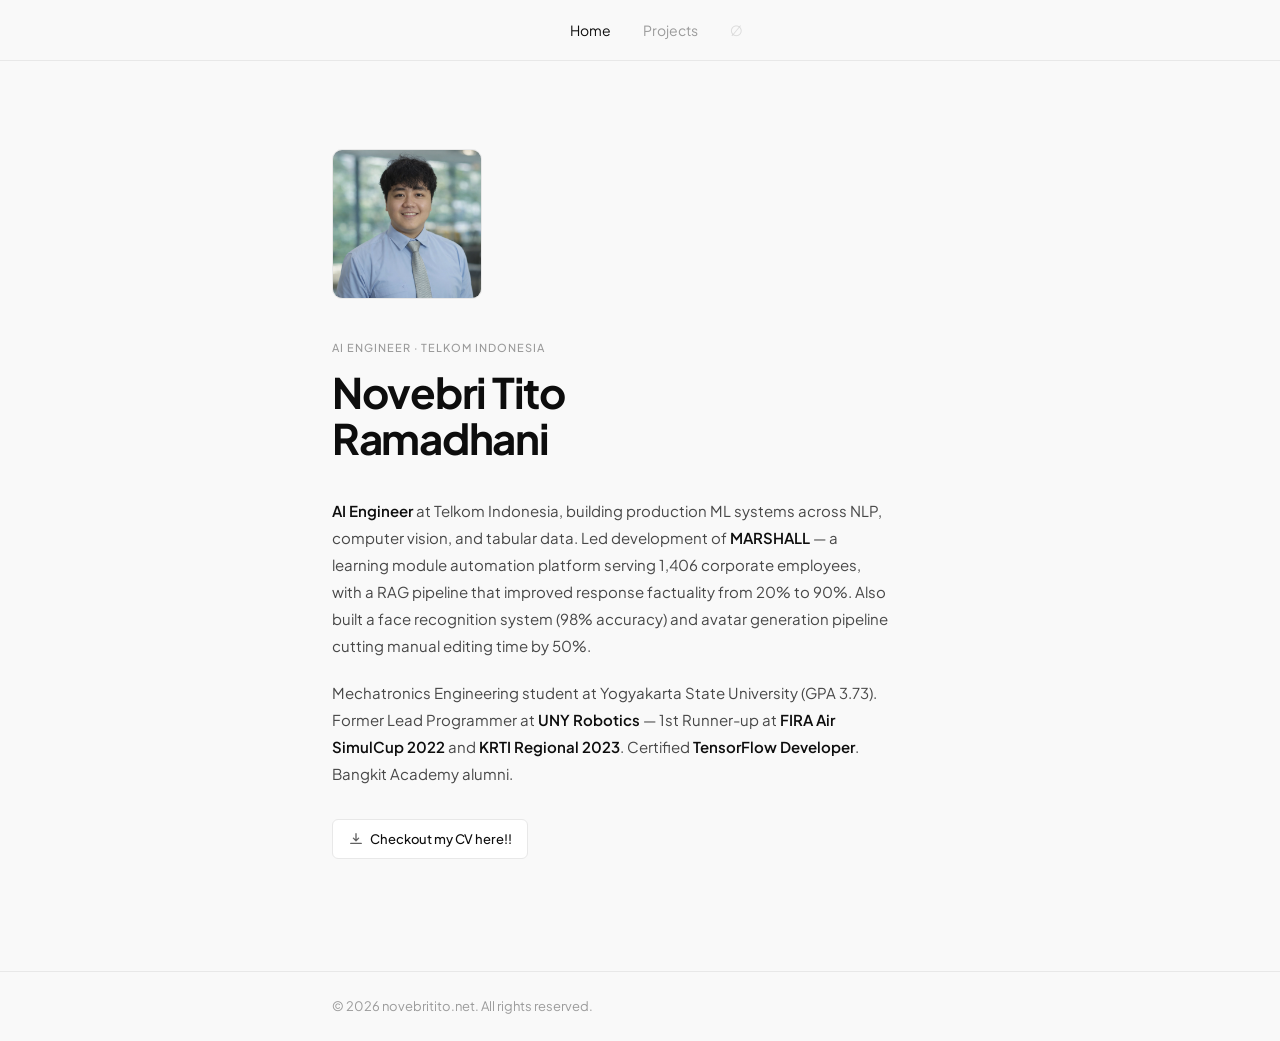
<file: index.html>
<!DOCTYPE html>
<html lang="en">
<head>
    <meta charset="UTF-8">
    <meta http-equiv="X-UA-Compatible" content="IE=edge">
    <meta name="viewport" content="width=device-width, initial-scale=1.0">
    <meta name="description" content="Novebri Tito Ramadhani — AI Engineer">
    <link rel="icon" type="image/x-icon" href="favicon.ico">
    <link rel="icon" type="image/png" sizes="32x32" href="favicon.ico">
    <link rel="apple-touch-icon" href="favicon.ico">
    <link rel="stylesheet" href="assets/css/style.css">
    <title>novebritito.net</title>
</head>
<body>
    <header class="navbar">
        <div class="navbar-inner">
            <a href="index.html" class="nav-brand"></a>
            <nav>
                <ul class="nav-links">
                    <li><a href="index.html" class="nav-link active">Home</a></li>
                    <li><a href="projects.html" class="nav-link">Projects</a></li>
                    <li><a href="void.html" class="nav-link nav-void">&#x2205;</a></li>
                </ul>
            </nav>
        </div>
    </header>

    <main class="hero">
        <div class="hero-avatar">
            <img src="assets/img/profile_picture.png" alt="Novebri Tito Ramadhani">
        </div>

        <p class="hero-role">AI Engineer &middot; Telkom Indonesia</p>
        <h1 class="hero-name">Novebri Tito<br>Ramadhani</h1>

        <p class="hero-bio">
            <strong>AI Engineer</strong> at Telkom Indonesia, building production ML systems across NLP,
            computer vision, and tabular data. Led development of <strong>MARSHALL</strong> — a learning
            module automation platform serving 1,406 corporate employees, with a RAG pipeline that improved
            response factuality from 20% to 90%. Also built a face recognition system (98% accuracy) and
            avatar generation pipeline cutting manual editing time by 50%.
        </p>

        <p class="hero-bio">
            Mechatronics Engineering student at Yogyakarta State University (GPA 3.73). Former Lead Programmer
            at <strong>UNY Robotics</strong> — 1st Runner-up at <strong>FIRA Air SimulCup 2022</strong> and
            <strong>KRTI Regional 2023</strong>. Certified <strong>TensorFlow Developer</strong>.
            Bangkit Academy alumni.
        </p>

        <a href="assets\cv\CV_Novebri TIto Ramadhani.pdf" download class="cv-download">
            <svg xmlns="http://www.w3.org/2000/svg" viewBox="0 0 16 16" fill="none" stroke="currentColor" stroke-width="1.5" stroke-linecap="round" stroke-linejoin="round" aria-hidden="true">
                <path d="M8 2v8M5 7l3 3 3-3M2 13h12"/>
            </svg>
            Checkout my CV here!!
        </a>
    </main>

    <footer class="footer">
        <div class="footer-inner">
            <p>&copy; 2026 novebritito.net. All rights reserved.</p>
        </div>
    </footer>
</body>
</html>
</file>
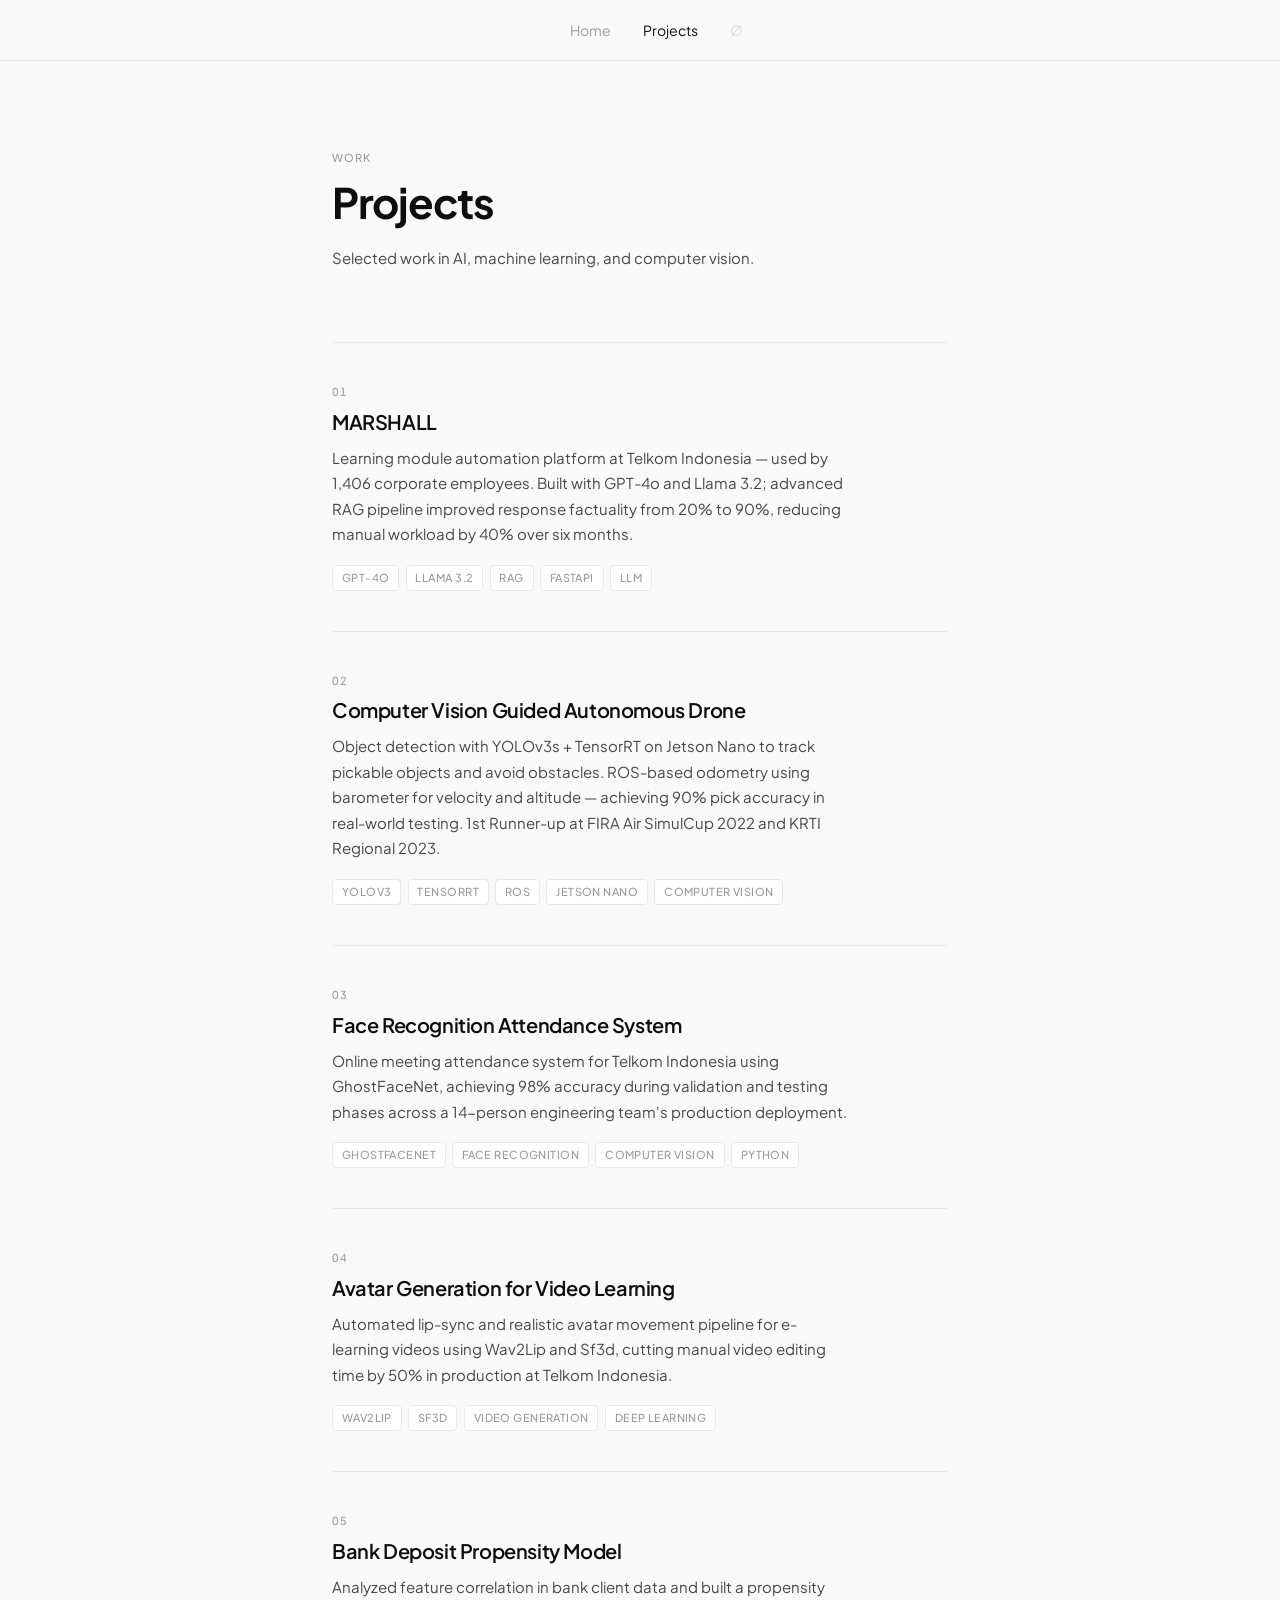
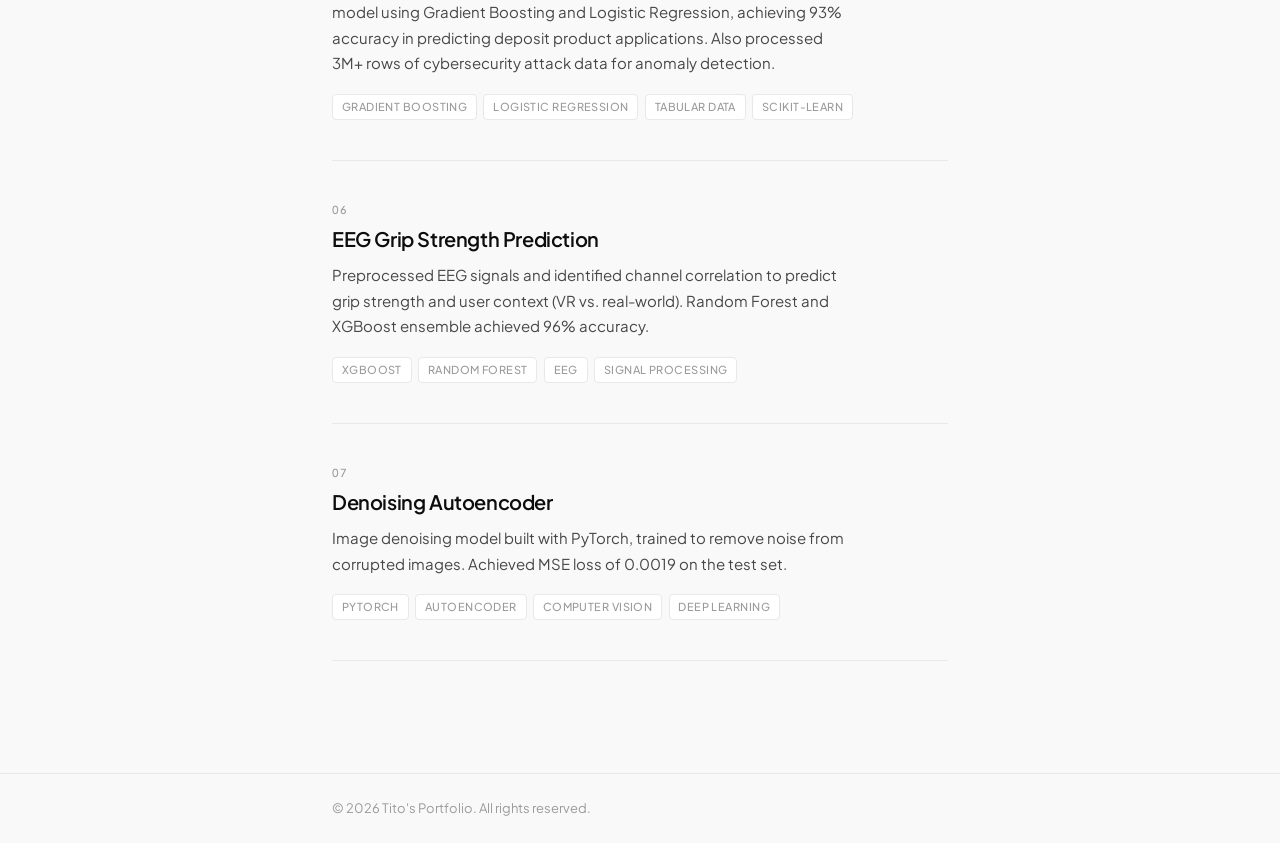
<file: projects.html>
<!DOCTYPE html>
<html lang="en">
<head>
    <meta charset="UTF-8">
    <meta http-equiv="X-UA-Compatible" content="IE=edge">
    <meta name="viewport" content="width=device-width, initial-scale=1.0">
    <meta name="description" content="Projects — Novebri Tito Ramadhani">
    <link rel="icon" type="image/x-icon" href="favicon.ico">
    <link rel="icon" type="image/png" sizes="32x32" href="favicon.ico">
    <link rel="apple-touch-icon" href="favicon.ico">
    <link rel="stylesheet" href="assets/css/style.css">
    <title>Projects — Novebri Tito Ramadhani</title>
</head>
<body>
    <header class="navbar">
        <div class="navbar-inner">
            <a href="index.html" class="nav-brand"></a>
            <nav>
                <ul class="nav-links">
                    <li><a href="index.html" class="nav-link">Home</a></li>
                    <li><a href="projects.html" class="nav-link active">Projects</a></li>
                    <li><a href="void.html" class="nav-link nav-void">&#x2205;</a></li>
                </ul>
            </nav>
        </div>
    </header>

    <main class="projects">
        <p class="page-eyebrow">Work</p>
        <h1 class="page-title">Projects</h1>
        <p class="page-subtitle">Selected work in AI, machine learning, and computer vision.</p>

        <ul class="project-list">
            <li class="project-item">
                <p class="project-num">01</p>
                <h2 class="project-title">MARSHALL</h2>
                <p class="project-description">
                    Learning module automation platform at Telkom Indonesia — used by 1,406 corporate employees.
                    Built with GPT-4o and Llama 3.2; advanced RAG pipeline improved response factuality from 20% to 90%,
                    reducing manual workload by 40% over six months.
                </p>
                <div class="project-tags">
                    <span class="tag">GPT-4o</span>
                    <span class="tag">Llama 3.2</span>
                    <span class="tag">RAG</span>
                    <span class="tag">FastAPI</span>
                    <span class="tag">LLM</span>
                </div>
            </li>

            <li class="project-item">
                <p class="project-num">02</p>
                <h2 class="project-title">Computer Vision Guided Autonomous Drone</h2>
                <p class="project-description">
                    Object detection with YOLOv3s + TensorRT on Jetson Nano to track pickable objects and avoid obstacles.
                    ROS-based odometry using barometer for velocity and altitude — achieving 90% pick accuracy in real-world
                    testing. 1st Runner-up at FIRA Air SimulCup 2022 and KRTI Regional 2023.
                </p>
                <div class="project-tags">
                    <span class="tag">YOLOv3</span>
                    <span class="tag">TensorRT</span>
                    <span class="tag">ROS</span>
                    <span class="tag">Jetson Nano</span>
                    <span class="tag">Computer Vision</span>
                </div>
            </li>

            <li class="project-item">
                <p class="project-num">03</p>
                <h2 class="project-title">Face Recognition Attendance System</h2>
                <p class="project-description">
                    Online meeting attendance system for Telkom Indonesia using GhostFaceNet, achieving 98% accuracy
                    during validation and testing phases across a 14-person engineering team's production deployment.
                </p>
                <div class="project-tags">
                    <span class="tag">GhostFaceNet</span>
                    <span class="tag">Face Recognition</span>
                    <span class="tag">Computer Vision</span>
                    <span class="tag">Python</span>
                </div>
            </li>

            <li class="project-item">
                <p class="project-num">04</p>
                <h2 class="project-title">Avatar Generation for Video Learning</h2>
                <p class="project-description">
                    Automated lip-sync and realistic avatar movement pipeline for e-learning videos using Wav2Lip and Sf3d,
                    cutting manual video editing time by 50% in production at Telkom Indonesia.
                </p>
                <div class="project-tags">
                    <span class="tag">Wav2Lip</span>
                    <span class="tag">Sf3d</span>
                    <span class="tag">Video Generation</span>
                    <span class="tag">Deep Learning</span>
                </div>
            </li>

            <li class="project-item">
                <p class="project-num">05</p>
                <h2 class="project-title">Bank Deposit Propensity Model</h2>
                <p class="project-description">
                    Analyzed feature correlation in bank client data and built a propensity model using Gradient Boosting
                    and Logistic Regression, achieving 93% accuracy in predicting deposit product applications.
                    Also processed 3M+ rows of cybersecurity attack data for anomaly detection.
                </p>
                <div class="project-tags">
                    <span class="tag">Gradient Boosting</span>
                    <span class="tag">Logistic Regression</span>
                    <span class="tag">Tabular Data</span>
                    <span class="tag">Scikit-learn</span>
                </div>
            </li>

            <li class="project-item">
                <p class="project-num">06</p>
                <h2 class="project-title">EEG Grip Strength Prediction</h2>
                <p class="project-description">
                    Preprocessed EEG signals and identified channel correlation to predict grip strength and user context
                    (VR vs. real-world). Random Forest and XGBoost ensemble achieved 96% accuracy.
                </p>
                <div class="project-tags">
                    <span class="tag">XGBoost</span>
                    <span class="tag">Random Forest</span>
                    <span class="tag">EEG</span>
                    <span class="tag">Signal Processing</span>
                </div>
            </li>

            <li class="project-item">
                <p class="project-num">07</p>
                <h2 class="project-title">Denoising Autoencoder</h2>
                <p class="project-description">
                    Image denoising model built with PyTorch, trained to remove noise from corrupted images.
                    Achieved MSE loss of 0.0019 on the test set.
                </p>
                <div class="project-tags">
                    <span class="tag">PyTorch</span>
                    <span class="tag">Autoencoder</span>
                    <span class="tag">Computer Vision</span>
                    <span class="tag">Deep Learning</span>
                </div>
            </li>
        </ul>
    </main>

    <footer class="footer">
        <div class="footer-inner">
            <p>&copy; 2026 Tito's Portfolio. All rights reserved.</p>
        </div>
    </footer>
</body>
</html>
</file>
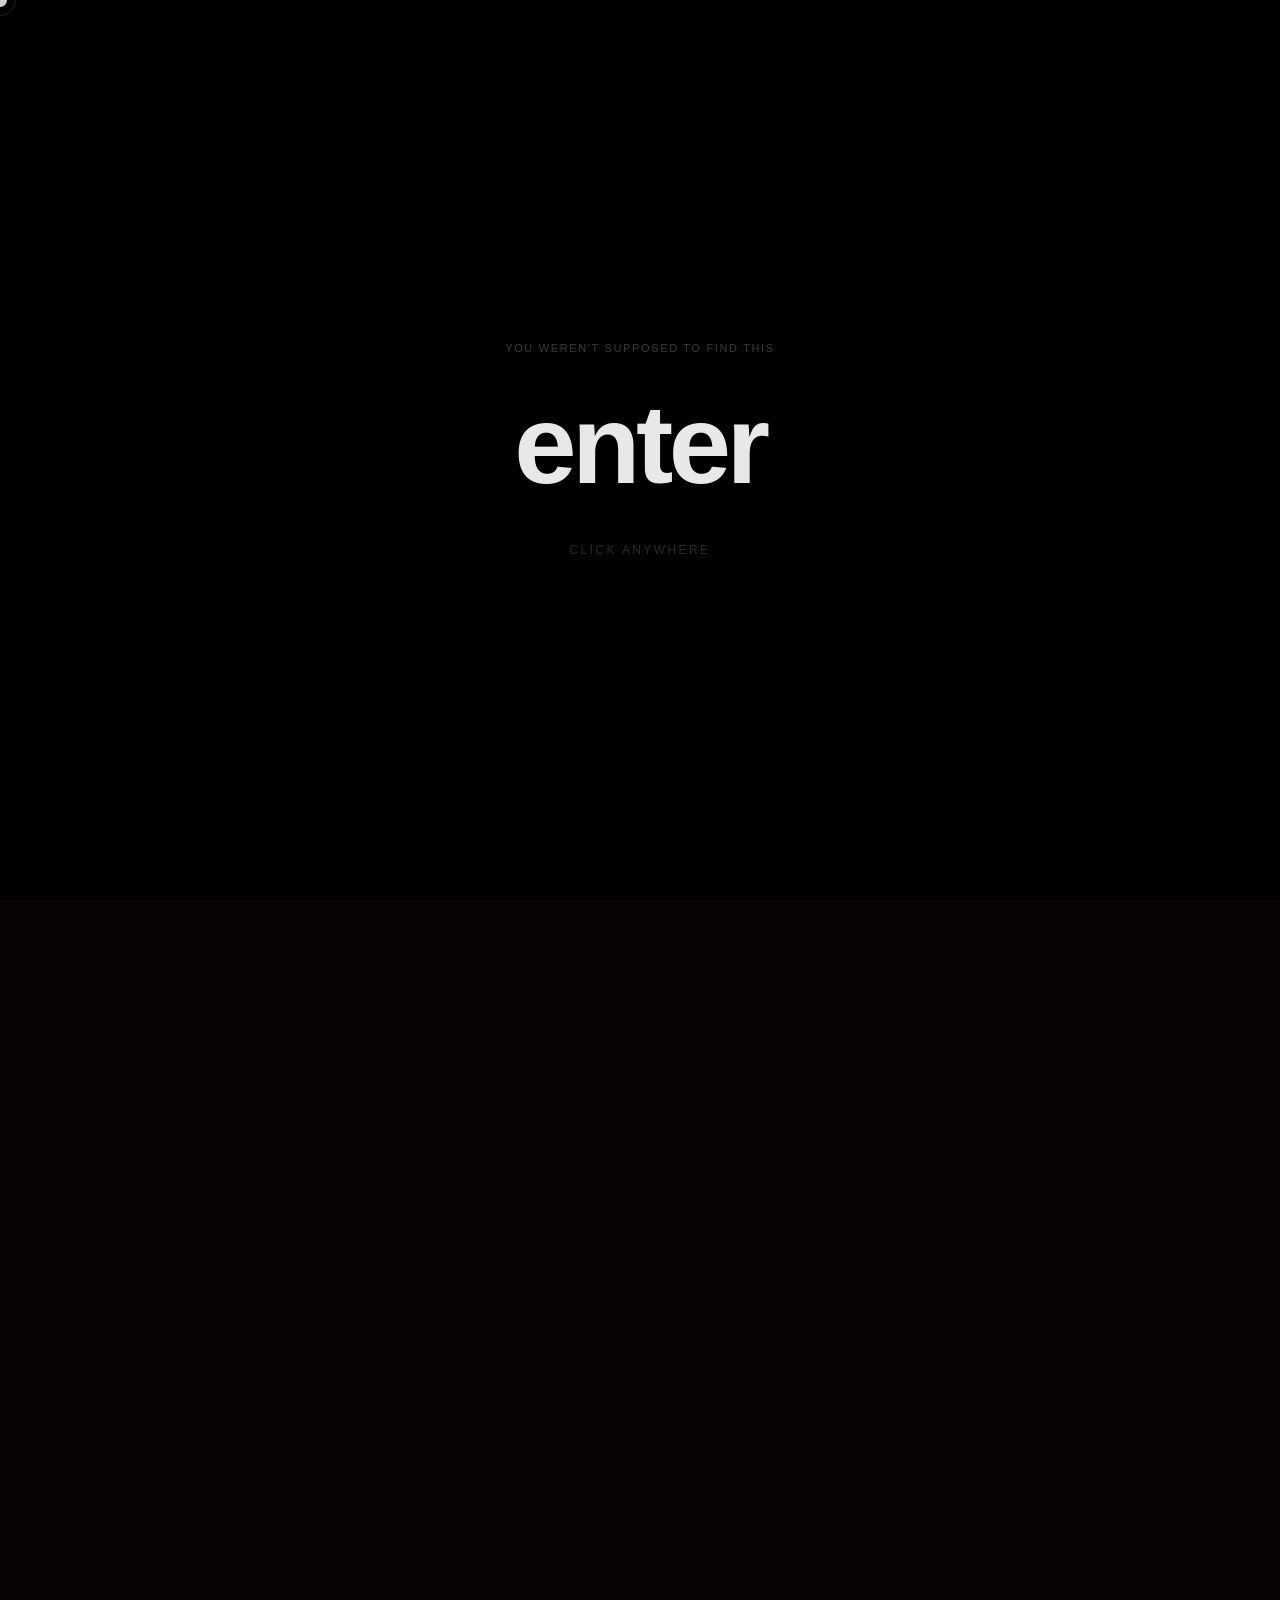
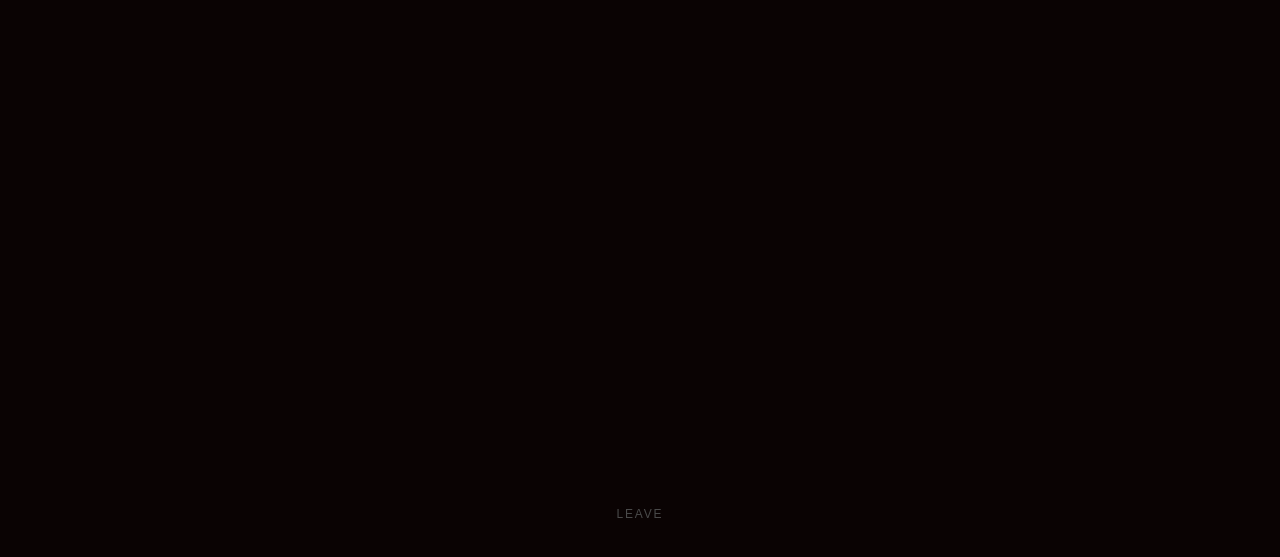
<file: void.html>
<!DOCTYPE html>
<html lang="en">
<head>
    <meta charset="UTF-8">
    <meta name="viewport" content="width=device-width, initial-scale=1.0">
    <meta name="robots" content="noindex, nofollow">
    <link rel="icon" type="image/x-icon" href="favicon.ico">
    <link rel="stylesheet" href="assets/css/void.css">
    <title>∅</title>
</head>
<body class="void-body">

    <!-- Click-to-enter overlay (also satisfies browser autoplay policy) -->
    <div id="void-gate">
        <div class="gate-inner">
            <p class="gate-eyebrow">you weren't supposed to find this</p>
            <h1 class="gate-title">enter</h1>
            <p class="gate-hint">click anywhere</p>
        </div>
    </div>

    <!-- Atmospheric overlays (pointer-events:none, always on top) -->
    <div class="void-scanlines" aria-hidden="true"></div>
    <div class="void-noise" aria-hidden="true"></div>

    <!-- Custom cursor (two-part: snap lead + lagging shadow) -->
    <div id="cursor-lead" aria-hidden="true"></div>
    <div id="cursor-shadow" aria-hidden="true"></div>

    <!-- Eyes container (JS spawns 7 eye elements here) -->
    <div id="eyes-container" aria-hidden="true"></div>

    <main class="void-main" id="void-main">

        <!-- Hero: glitch headline -->
        <section class="void-section void-hero">
            <p class="void-eyebrow">∅ — void</p>
            <h1 id="glitch-headline" class="void-title glitch-text" data-text="what did you expect">what did you expect</h1>
            <p id="glitch-subtitle" class="void-subtitle glitch-text" data-text="it was always here.">it was always here.</p>
        </section>

        <!-- "It knows you" (filled by JS) -->
        <section class="void-section void-knows" id="void-knows">
            <p class="knows-label">it already knows</p>
            <p id="knows-time" class="knows-item"></p>
            <p id="knows-browser" class="knows-item"></p>
            <p id="knows-idle" class="knows-item knows-idle"></p>
        </section>

        <!-- Scroll-triggered messages -->
        <section class="void-section void-messages">
            <p class="scroll-msg" id="msg-1">why are you still scrolling</p>
            <p class="scroll-msg" id="msg-2">there is nothing here for you</p>
            <p class="scroll-msg" id="msg-3">every second you stay makes it stronger</p>
            <p class="scroll-msg" id="msg-4">you felt it too, didn't you</p>
            <p class="scroll-msg" id="msg-5">turn back. now.</p>
            <p class="scroll-msg" id="msg-6">it's learning how you move</p>
        </section>

        <!-- Click counter reaction (JS writes here) -->
        <section class="void-section void-click-msg" id="void-click-msg" aria-live="polite"></section>

        <div class="void-spacer"></div>

    </main>

    <footer class="void-footer">
        <a href="index.html" class="void-back">leave</a>
    </footer>

    <audio id="void-audio" src="assets/music/backsound.mp3" loop preload="metadata"></audio>
    <script src="assets/js/void.js"></script>

</body>
</html>
</file>
<file: assets/css/style.css>
/* =========================================
   Plus Jakarta Sans — Minimalist Portfolio
   ========================================= */

@import url('https://fonts.googleapis.com/css2?family=Plus+Jakarta+Sans:wght@300;400;500;600;700&display=swap');

/* Reset */
*, *::before, *::after {
    box-sizing: border-box;
    margin: 0;
    padding: 0;
}

/* Design Tokens */
:root {
    --bg:              #F9F9F9;
    --surface:         #FFFFFF;
    --text-primary:    #0D0D0D;
    --text-secondary:  #474747;
    --text-muted:      #9B9B9B;
    --border:          #E8E8E8;
    --max-w:           680px;
    --nav-h:           60px;
}

/* Base */
html {
    scroll-behavior: smooth;
}

body {
    font-family: 'Plus Jakarta Sans', sans-serif;
    background: var(--bg);
    color: var(--text-primary);
    line-height: 1.6;
    min-height: 100vh;
    -webkit-font-smoothing: antialiased;
}

/* =========================================
   Navigation
   ========================================= */

.navbar {
    position: sticky;
    top: 0;
    background: rgba(249, 249, 249, 0.88);
    backdrop-filter: blur(12px);
    -webkit-backdrop-filter: blur(12px);
    border-bottom: 1px solid var(--border);
    z-index: 100;
}

.navbar-inner {
    max-width: var(--max-w);
    margin: 0 auto;
    padding: 0 2rem;
    height: var(--nav-h);
    display: flex;
    align-items: center;
    justify-content: center;
    gap: 2rem;
}

.nav-brand {
    font-size: 0.875rem;
    font-weight: 600;
    color: var(--text-primary);
    text-decoration: none;
    letter-spacing: -0.01em;
}

.nav-links {
    display: flex;
    gap: 2rem;
    list-style: none;
}

.nav-link {
    font-size: 0.875rem;
    font-weight: 400;
    color: var(--text-muted);
    text-decoration: none;
    transition: color 0.15s ease;
}

.nav-link:hover,
.nav-link.active {
    color: var(--text-primary);
}

/* =========================================
   Home — Hero
   ========================================= */

.hero {
    max-width: var(--max-w);
    margin: 0 auto;
    padding: 5.5rem 2rem 7rem;
}

.hero-avatar {
    width: 150px;
    height: 150px;
    border-radius: 10px;
    overflow: hidden;
    border: 1px solid var(--border);
    margin-bottom: 2.5rem;
}

.hero-avatar img {
    width: 100%;
    height: 100%;
    object-fit: cover;
}

.hero-role {
    font-size: 0.6875rem;
    font-weight: 500;
    letter-spacing: 0.09em;
    text-transform: uppercase;
    color: var(--text-muted);
    margin-bottom: 0.75rem;
}

.hero-name {
    font-size: 2.625rem;
    font-weight: 700;
    letter-spacing: -0.03em;
    line-height: 1.1;
    color: var(--text-primary);
    margin-bottom: 2.25rem;
}

.hero-bio {
    font-size: 0.9375rem;
    color: var(--text-secondary);
    line-height: 1.8;
    max-width: 560px;
}

.hero-bio + .hero-bio {
    margin-top: 1.25rem;
}

.hero-bio strong {
    color: var(--text-primary);
    font-weight: 600;
}

.cv-download {
    display: inline-flex;
    align-items: center;
    gap: 0.45rem;
    margin-top: 2rem;
    padding: 0.55rem 1rem;
    font-family: inherit;
    font-size: 0.8125rem;
    font-weight: 500;
    letter-spacing: -0.01em;
    color: var(--text-primary);
    background: var(--surface);
    border: 1px solid var(--border);
    border-radius: 6px;
    text-decoration: none;
    transition: border-color 0.15s ease, background 0.15s ease;
}

.cv-download:hover {
    border-color: var(--text-primary);
    background: var(--bg);
}

.cv-download svg {
    width: 14px;
    height: 14px;
    flex-shrink: 0;
    opacity: 0.65;
}

/* =========================================
   Projects Page
   ========================================= */

.projects {
    max-width: var(--max-w);
    margin: 0 auto;
    padding: 5.5rem 2rem 7rem;
}

.page-eyebrow {
    font-size: 0.6875rem;
    font-weight: 500;
    letter-spacing: 0.09em;
    text-transform: uppercase;
    color: var(--text-muted);
    margin-bottom: 0.75rem;
}

.page-title {
    font-size: 2.625rem;
    font-weight: 700;
    letter-spacing: -0.03em;
    line-height: 1.1;
    color: var(--text-primary);
    margin-bottom: 1.25rem;
}

.page-subtitle {
    font-size: 0.9375rem;
    color: var(--text-secondary);
    line-height: 1.7;
    max-width: 480px;
    margin-bottom: 4.5rem;
}

/* Project List */
.project-list {
    list-style: none;
}

.project-item {
    padding: 2.5rem 0;
    border-top: 1px solid var(--border);
}

.project-item:last-child {
    border-bottom: 1px solid var(--border);
}

.project-num {
    font-size: 0.6875rem;
    font-weight: 500;
    letter-spacing: 0.07em;
    color: var(--text-muted);
    margin-bottom: 0.5rem;
    font-variant-numeric: tabular-nums;
}

.project-title {
    font-size: 1.25rem;
    font-weight: 600;
    letter-spacing: -0.02em;
    color: var(--text-primary);
    line-height: 1.3;
    margin-bottom: 0.625rem;
}

.project-link {
    color: inherit;
    text-decoration: none;
    border-bottom: 1px solid var(--border);
    transition: border-color 0.15s ease;
}

.project-link:hover {
    border-bottom-color: var(--text-primary);
}

.project-description {
    font-size: 0.9375rem;
    color: var(--text-secondary);
    line-height: 1.7;
    max-width: 520px;
    margin-bottom: 1.125rem;
}

.project-tags {
    display: flex;
    flex-wrap: wrap;
    gap: 0.4rem;
}

.tag {
    font-size: 0.6875rem;
    font-weight: 500;
    letter-spacing: 0.04em;
    text-transform: uppercase;
    color: var(--text-muted);
    padding: 0.2rem 0.55rem;
    border: 1px solid var(--border);
    border-radius: 4px;
    background: var(--surface);
}

/* =========================================
   Footer
   ========================================= */

.footer {
    border-top: 1px solid var(--border);
    background: var(--bg);
}

.footer-inner {
    max-width: var(--max-w);
    margin: 0 auto;
    padding: 1.5rem 2rem;
}

.footer-inner p {
    font-size: 0.8125rem;
    color: var(--text-muted);
}

/* =========================================
   Responsive
   ========================================= */

/* Tablet - Large Mobile (641px - 1024px) */
@media (max-width: 1024px) {
    :root {
        --max-w: 600px;
        --nav-h: 56px;
    }

    .hero-name,
    .page-title {
        font-size: 2.25rem;
    }

    .hero,
    .projects {
        padding: 4.5rem 1.75rem 6rem;
    }

    .navbar-inner {
        padding: 0 1.75rem;
        gap: 1.5rem;
    }

    .nav-links {
        gap: 1.5rem;
    }

    .hero-avatar {
        width: 120px;
        height: 120px;
    }
}

/* Mobile (640px and below) */
@media (max-width: 640px) {
    :root {
        --max-w: 100%;
        --nav-h: 56px;
    }

    .hero-name,
    .page-title {
        font-size: 1.75rem;
    }

    .page-subtitle {
        font-size: 0.875rem;
    }

    .hero,
    .projects {
        padding: 3.5rem 1rem 5rem;
    }

    .navbar-inner {
        padding: 0 1rem;
        gap: 1rem;
        flex-wrap: wrap;
        justify-content: center;
        height: auto;
        min-height: var(--nav-h);
    }

    .nav-brand {
        flex-basis: 100%;
        text-align: center;
        margin-bottom: 0.5rem;
    }

    .nav-links {
        gap: 1.25rem;
    }

    .nav-link {
        font-size: 0.8125rem;
    }

    .hero-avatar {
        width: 100px;
        height: 100px;
        margin-bottom: 2rem;
    }

    .hero-role {
        font-size: 0.625rem;
        margin-bottom: 0.5rem;
    }

    .hero-bio {
        font-size: 0.875rem;
        line-height: 1.6;
    }

    .hero-bio + .hero-bio {
        margin-top: 1rem;
    }

    .page-eyebrow {
        font-size: 0.625rem;
    }

    .project-item {
        padding: 1.75rem 0;
    }

    .project-title {
        font-size: 1.125rem;
    }

    .project-description {
        font-size: 0.875rem;
        max-width: 100%;
    }

    .tag {
        font-size: 0.625rem;
        padding: 0.15rem 0.45rem;
    }

    .footer-inner {
        padding: 1rem 1rem;
    }

    .footer-inner p {
        font-size: 0.75rem;
    }
}

/* Small Mobile (480px and below) */
@media (max-width: 480px) {
    :root {
        --max-w: 100%;
    }

    .hero-name,
    .page-title {
        font-size: 1.5rem;
        margin-bottom: 1.75rem;
    }

    .hero,
    .projects {
        padding: 3rem 0.75rem 4rem;
    }

    .navbar-inner {
        padding: 0 0.75rem;
    }

    .navbar {
        position: relative;
    }

    .hero-avatar {
        width: 80px;
        height: 80px;
        margin-bottom: 1.75rem;
    }

    .nav-links {
        gap: 1rem;
    }

    .nav-link {
        font-size: 0.75rem;
    }

    .project-item {
        padding: 1.5rem 0;
    }

    .project-num {
        font-size: 0.625rem;
    }

    .project-title {
        font-size: 1rem;
        margin-bottom: 0.5rem;
    }
}

.nav-void {
    opacity: 0.3;
    transition: opacity 0.4s ease;
}

.nav-void:hover {
    opacity: 0.7;
    color: var(--text-muted);
}
</file>
<file: assets/css/void.css>
/* =========================================
   VOID — Creepy Portfolio Page
   ========================================= */

/* Design tokens */
:root {
    --void-bg: #0a0303;
    --void-surface: #0f0505;
    --void-text: #b5b5b5;
    --void-dim: #4a4a4a;
    --void-accent: #d0d0d0;
    --void-red: #8b1a1a;
    --void-red-glow: rgba(139, 26, 26, 0.3);
    --void-glow: rgba(180, 100, 100, 0.08);
    --void-font: 'Plus Jakarta Sans', sans-serif;
    --cursor-sz: 14px;
    --cursor-shadow-sz: 32px;
}

/* Reset */
*,
*::before,
*::after {
    box-sizing: border-box;
    margin: 0;
    padding: 0;
}

/* Base */
.void-body {
    font-family: var(--void-font);
    background: var(--void-bg);
    color: var(--void-text);
    min-height: 100vh;
    cursor: none;
    overflow-x: hidden;
    -webkit-font-smoothing: antialiased;
    line-height: 1.6;
}

/* =========================================
   Gate Overlay (Click-to-enter)
   ========================================= */

#void-gate {
    position: fixed;
    inset: 0;
    z-index: 1000;
    background: #000;
    display: flex;
    align-items: center;
    justify-content: center;
    cursor: none;
    transition: opacity 0.8s ease;
    animation: gate-flicker 0.15s steps(2) infinite;
}

#void-gate.dissolving {
    opacity: 0;
    pointer-events: none;
}

.gate-inner {
    text-align: center;
    user-select: none;
}

.gate-eyebrow {
    font-size: 0.6875rem;
    letter-spacing: 0.15em;
    text-transform: uppercase;
    color: #3a3a3a;
    margin-bottom: 2rem;
    animation: flicker 4s infinite;
}

.gate-title {
    font-size: clamp(3rem, 10vw, 7rem);
    font-weight: 700;
    letter-spacing: -0.04em;
    color: #e8e8e8;
    line-height: 1;
    animation: pulse-dim 3s ease-in-out infinite;
}

.gate-hint {
    font-size: 0.75rem;
    color: #2a2a2a;
    margin-top: 2.5rem;
    letter-spacing: 0.2em;
    text-transform: uppercase;
    animation: flicker 6s infinite 2s;
}

/* =========================================
   Atmospheric Overlays
   ========================================= */

.void-scanlines {
    position: fixed;
    inset: 0;
    z-index: 900;
    pointer-events: none;
    background: repeating-linear-gradient(
        to bottom,
        transparent 0px,
        transparent 3px,
        rgba(0, 0, 0, 0.18) 3px,
        rgba(0, 0, 0, 0.18) 4px
    );
}

.void-noise {
    position: fixed;
    inset: 0;
    z-index: 899;
    pointer-events: none;
    opacity: 0.08;
    background-image: url("data:image/svg+xml,%3Csvg viewBox='0 0 200 200' xmlns='http://www.w3.org/2000/svg'%3E%3Cfilter id='n'%3E%3CfeTurbulence type='fractalNoise' baseFrequency='0.75' numOctaves='4' stitchTiles='stitch'/%3E%3C/filter%3E%3Crect width='100%25' height='100%25' filter='url(%23n)'/%3E%3C/svg%3E");
    background-repeat: repeat;
    background-size: 200px 200px;
    animation: noise-drift 0.08s steps(1) infinite;
}

/* =========================================
   Custom Cursor
   ========================================= */

#cursor-lead {
    position: fixed;
    width: var(--cursor-sz);
    height: var(--cursor-sz);
    background: var(--void-accent);
    border-radius: 50%;
    pointer-events: none;
    z-index: 9999;
    transform: translate(-50%, -50%);
    transition: background 0.3s ease;
    mix-blend-mode: difference;
}

#cursor-shadow {
    position: fixed;
    width: var(--cursor-shadow-sz);
    height: var(--cursor-shadow-sz);
    border: 1px solid rgba(200, 200, 200, 0.3);
    border-radius: 50%;
    pointer-events: none;
    z-index: 9998;
    transform: translate(-50%, -50%);
    transition: left 0.12s ease-out, top 0.12s ease-out, opacity 0.3s ease;
    opacity: 0.5;
}

/* =========================================
   Eyes
   ========================================= */

.eye-wrapper {
    position: fixed;
    width: 44px;
    height: 28px;
    pointer-events: none;
    z-index: 50;
    opacity: 0;
    animation: eye-appear 1.5s ease forwards;
}

.eye-outer {
    width: 100%;
    height: 100%;
    border: 1.5px solid rgba(200, 200, 200, 0.25);
    border-radius: 50%;
    position: relative;
    overflow: hidden;
    background: rgba(8, 8, 8, 0.9);
}

.eye-inner {
    position: absolute;
    width: 14px;
    height: 14px;
    background: radial-gradient(circle at 35% 35%, #2a2a2a, #000);
    border-radius: 50%;
    top: 50%;
    left: 50%;
    transform: translate(-50%, -50%);
    transition: transform 0.08s ease-out;
    box-shadow: 0 0 8px rgba(139, 26, 26, 0.8), inset 0 0 2px rgba(139, 26, 26, 0.6);
}

/* =========================================
   Glitch Text
   ========================================= */

.glitch-text {
    position: relative;
    display: inline-block;
}

.glitch-text::before,
.glitch-text::after {
    content: attr(data-text);
    position: absolute;
    top: 0;
    left: 0;
    width: 100%;
    height: 100%;
}

.glitch-text::before {
    color: #ff0040;
    clip-path: inset(0 0 60% 0);
    animation: glitch-top 3.5s infinite steps(1);
}

.glitch-text::after {
    color: #00ffcc;
    clip-path: inset(60% 0 0 0);
    animation: glitch-bottom 4s infinite steps(1) 0.5s;
}

#glitch-headline {
    position: relative;
    display: inline-block;
}

#glitch-headline::before,
#glitch-headline::after {
    content: attr(data-text);
    position: absolute;
    top: 0;
    left: 0;
    width: 100%;
    height: 100%;
}

#glitch-headline::before {
    color: #ff0040;
    clip-path: inset(0 0 60% 0);
    animation: glitch-top 3.5s infinite steps(1);
}

#glitch-headline::after {
    color: #00ffcc;
    clip-path: inset(60% 0 0 0);
    animation: glitch-bottom 4s infinite steps(1) 0.5s;
}

/* =========================================
   Main Content
   ========================================= */

.void-main {
    max-width: 680px;
    margin: 0 auto;
    padding: 6rem 2rem;
    position: relative;
    z-index: 100;
}

.void-section {
    margin-bottom: 6rem;
}

.void-eyebrow {
    font-size: 0.6875rem;
    letter-spacing: 0.15em;
    text-transform: uppercase;
    color: var(--void-dim);
    margin-bottom: 0.75rem;
}

.void-title {
    font-size: 2.75rem;
    font-weight: 700;
    letter-spacing: -0.02em;
    color: var(--void-accent);
    line-height: 1.2;
    margin-bottom: 1rem;
}

.void-subtitle {
    font-size: 1rem;
    color: var(--void-text);
    line-height: 1.8;
}

.knows-label {
    font-size: 0.75rem;
    letter-spacing: 0.15em;
    text-transform: uppercase;
    color: var(--void-dim);
    margin-bottom: 1.5rem;
}

.knows-item {
    font-size: 0.9375rem;
    color: var(--void-text);
    line-height: 1.8;
    opacity: 0;
    transition: opacity 1.5s ease;
}

.knows-item.reveal {
    opacity: 1;
}

.knows-idle {
    margin-top: 0.5rem;
}

.scroll-msg {
    opacity: 0;
    transform: translateY(12px);
    transition: opacity 1.4s ease, transform 1.4s ease;
    font-size: 0.9375rem;
    color: var(--void-dim);
    line-height: 1.8;
    padding: 3rem 0;
    font-style: italic;
    letter-spacing: 0.02em;
}

.scroll-msg.visible {
    opacity: 1;
    transform: translateY(0);
}

.void-click-msg {
    font-size: 1rem;
    color: var(--void-accent);
    font-weight: 600;
    opacity: 0;
    transform: translateY(8px);
    transition: opacity 0.6s ease, transform 0.6s ease;
    padding: 2rem 0;
    letter-spacing: 0.05em;
    text-shadow: 0 0 8px rgba(139, 26, 26, 0.4);
}

.void-click-msg.active {
    opacity: 1;
    transform: translateY(0);
}

.void-spacer {
    height: 60vh;
}

/* =========================================
   Idle Dark Overlay
   ========================================= */

.void-body.idle-dark::after {
    content: '';
    position: fixed;
    inset: 0;
    background: radial-gradient(ellipse at center, rgba(0, 0, 0, 0.4) 0%, rgba(20, 5, 5, 0.7) 100%);
    z-index: 800;
    pointer-events: none;
    animation: idle-darken 2s ease forwards;
}

/* =========================================
   Footer
   ========================================= */

.void-footer {
    text-align: center;
    padding: 4rem 2rem 2rem;
    position: relative;
    z-index: 100;
}

.void-back {
    font-size: 0.75rem;
    letter-spacing: 0.15em;
    text-transform: uppercase;
    color: var(--void-dim);
    text-decoration: none;
    transition: color 0.3s ease;
}

.void-back:hover {
    color: var(--void-accent);
}

/* =========================================
   Animations
   ========================================= */

@keyframes flicker {
    0%, 98%, 100% {
        opacity: 1;
    }
    99% {
        opacity: 0.2;
    }
}

@keyframes pulse-dim {
    0%, 100% {
        opacity: 1;
    }
    50% {
        opacity: 0.7;
    }
}

@keyframes noise-drift {
    0% {
        background-position: 0 0;
    }
    100% {
        background-position: 200px 200px;
    }
}

@keyframes glitch-top {
    0%, 90%, 100% {
        transform: translate(0);
        opacity: 0;
    }
    92% {
        transform: translate(-3px, -2px);
        opacity: 0.8;
        clip-path: inset(0 0 55% 0);
    }
    94% {
        transform: translate(3px, 1px);
        opacity: 0.6;
        clip-path: inset(5% 0 50% 0);
    }
    96% {
        transform: translate(-2px, 0);
        opacity: 0.9;
        clip-path: inset(10% 0 60% 0);
    }
    98% {
        transform: translate(0);
        opacity: 0;
    }
}

@keyframes glitch-bottom {
    0%, 88%, 100% {
        transform: translate(0);
        opacity: 0;
    }
    90% {
        transform: translate(3px, 2px);
        opacity: 0.7;
        clip-path: inset(55% 0 0 0);
    }
    93% {
        transform: translate(-4px, -1px);
        opacity: 0.5;
        clip-path: inset(62% 0 0 0);
    }
    96% {
        transform: translate(2px, 0);
        opacity: 0.8;
        clip-path: inset(50% 0 0 0);
    }
    98% {
        transform: translate(0);
        opacity: 0;
    }
}

@keyframes eye-appear {
    from {
        opacity: 0;
        transform: scale(0.6);
    }
    to {
        opacity: 1;
        transform: scale(1);
    }
}

@keyframes idle-darken {
    from {
        opacity: 0;
    }
    to {
        opacity: 1;
    }
}

@keyframes gate-flicker {
    0%, 50%, 100% {
        background: #000;
    }
    25%, 75% {
        background: #0a0303;
    }
}

@keyframes screen-glitch {
    0%, 100% {
        transform: translate(0);
        opacity: 1;
    }
    50% {
        transform: translate(-2px, 1px);
        opacity: 0.98;
    }
}

/* =========================================
   Responsive
   ========================================= */

@media (max-width: 640px) {
    .void-main {
        padding: 4rem 1.5rem;
    }

    .void-title {
        font-size: 1.875rem;
    }

    .void-subtitle {
        font-size: 0.9375rem;
    }

    .gate-title {
        font-size: clamp(2rem, 8vw, 4rem);
    }
}
</file>
